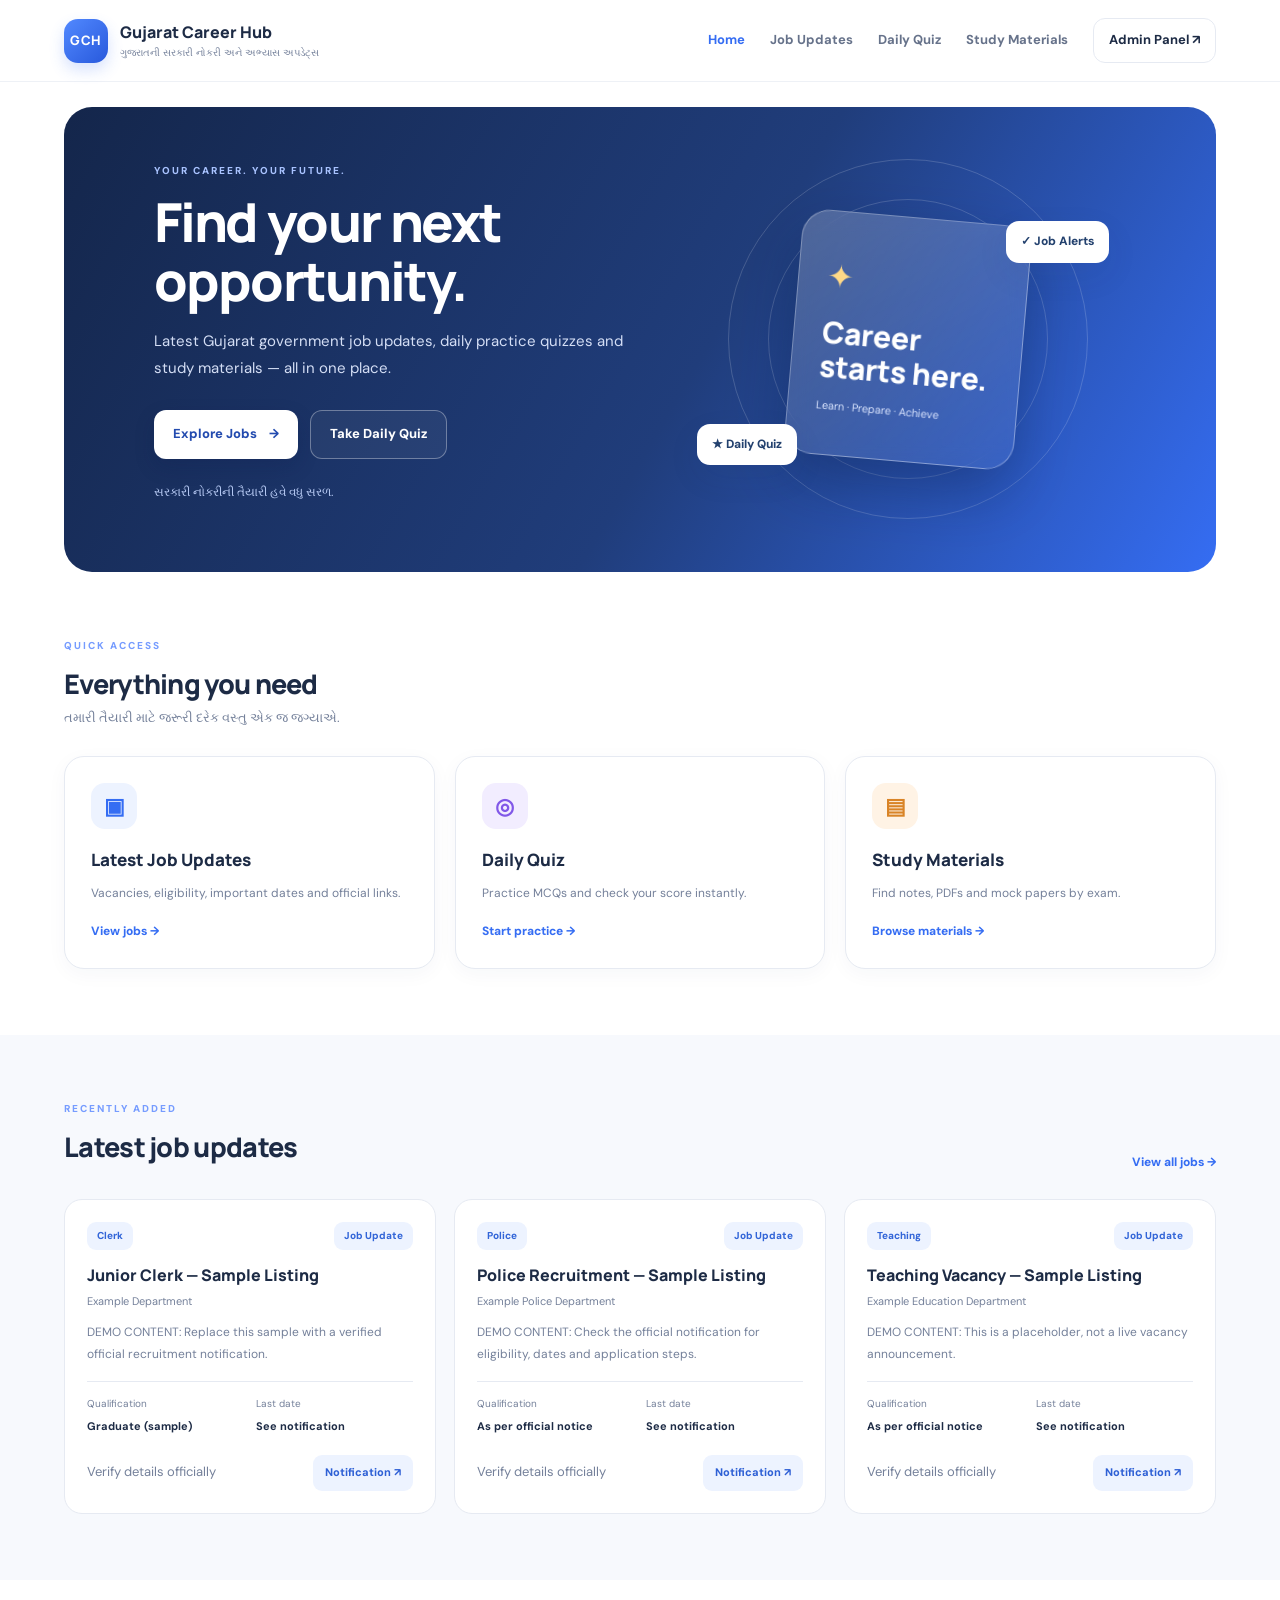
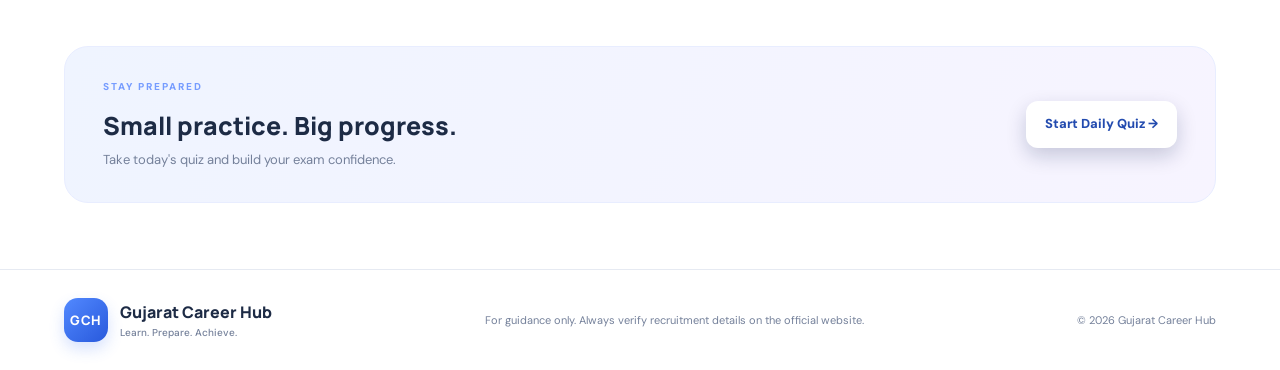
<file: index.html>
<!DOCTYPE html>
<html lang="en">
<head>
  <meta charset="UTF-8"><meta name="viewport" content="width=device-width, initial-scale=1.0">
  <title>Gujarat Career Hub | Home</title>
  <link rel="stylesheet" href="style.css">
  <script defer src="app.js"></script>
</head>
<body>
  <header class="topbar">
    <a class="brand" href="index.html"><span class="brand-mark">GCH</span><span>Gujarat Career Hub<small>ગુજરાતની સરકારી નોકરી અને અભ્યાસ અપડેટ્સ</small></span></a>
    <button class="menu-toggle" aria-label="Toggle menu" onclick="toggleMenu()">☰</button>
    <nav class="nav" id="mainNav"><a class="active" href="index.html">Home</a><a href="jobs.html">Job Updates</a><a href="quiz.html">Daily Quiz</a><a href="materials.html">Study Materials</a><a class="admin-link" href="admin.html">Admin Panel ↗</a></nav>
  </header>
  <main>
    <section class="hero">
      <div class="hero-copy"><span class="eyebrow">YOUR CAREER. YOUR FUTURE.</span><h1>Find your next opportunity.</h1><p>Latest Gujarat government job updates, daily practice quizzes and study materials — all in one place.</p><div class="hero-actions"><a class="btn btn-light" href="jobs.html">Explore Jobs <span>→</span></a><a class="btn btn-outline" href="quiz.html">Take Daily Quiz</a></div><p class="hero-guj">સરકારી નોકરીની તૈયારી હવે વધુ સરળ.</p></div>
      <div class="hero-art" aria-hidden="true"><div class="orbit orbit-one"></div><div class="orbit orbit-two"></div><div class="art-card"><span class="art-icon">✦</span><strong>Career<br>starts here.</strong><small>Learn · Prepare · Achieve</small></div><div class="floating-chip chip-top">✓ Job Alerts</div><div class="floating-chip chip-bottom">★ Daily Quiz</div></div>
    </section>
    <section class="section">
      <div class="section-heading"><div><span class="eyebrow">QUICK ACCESS</span><h2>Everything you need</h2><p>તમારી તૈયારી માટે જરૂરી દરેક વસ્તુ એક જ જગ્યાએ.</p></div></div>
      <div class="feature-grid">
        <a class="feature-card" href="jobs.html"><span class="feature-icon blue">▣</span><h3>Latest Job Updates</h3><p>Vacancies, eligibility, important dates and official links.</p><span class="card-link">View jobs →</span></a>
        <a class="feature-card" href="quiz.html"><span class="feature-icon purple">◎</span><h3>Daily Quiz</h3><p>Practice MCQs and check your score instantly.</p><span class="card-link">Start practice →</span></a>
        <a class="feature-card" href="materials.html"><span class="feature-icon orange">▤</span><h3>Study Materials</h3><p>Find notes, PDFs and mock papers by exam.</p><span class="card-link">Browse materials →</span></a>
      </div>
    </section>
    <section class="section soft-section">
      <div class="section-heading"><div><span class="eyebrow">RECENTLY ADDED</span><h2>Latest job updates</h2></div><a class="text-link" href="jobs.html">View all jobs →</a></div>
      <div class="job-grid" id="homeJobs"></div>
    </section>
    <section class="section">
      <div class="cta-band"><div><span class="eyebrow">STAY PREPARED</span><h2>Small practice. Big progress.</h2><p>Take today's quiz and build your exam confidence.</p></div><a class="btn btn-light" href="quiz.html">Start Daily Quiz →</a></div>
    </section>
  </main>
  <footer class="footer"><a class="brand footer-brand" href="index.html"><span class="brand-mark">GCH</span><span>Gujarat Career Hub<small>Learn. Prepare. Achieve.</small></span></a><p>For guidance only. Always verify recruitment details on the official website.</p><span>© <span class="year"></span> Gujarat Career Hub</span></footer>
</body></html>
</file>
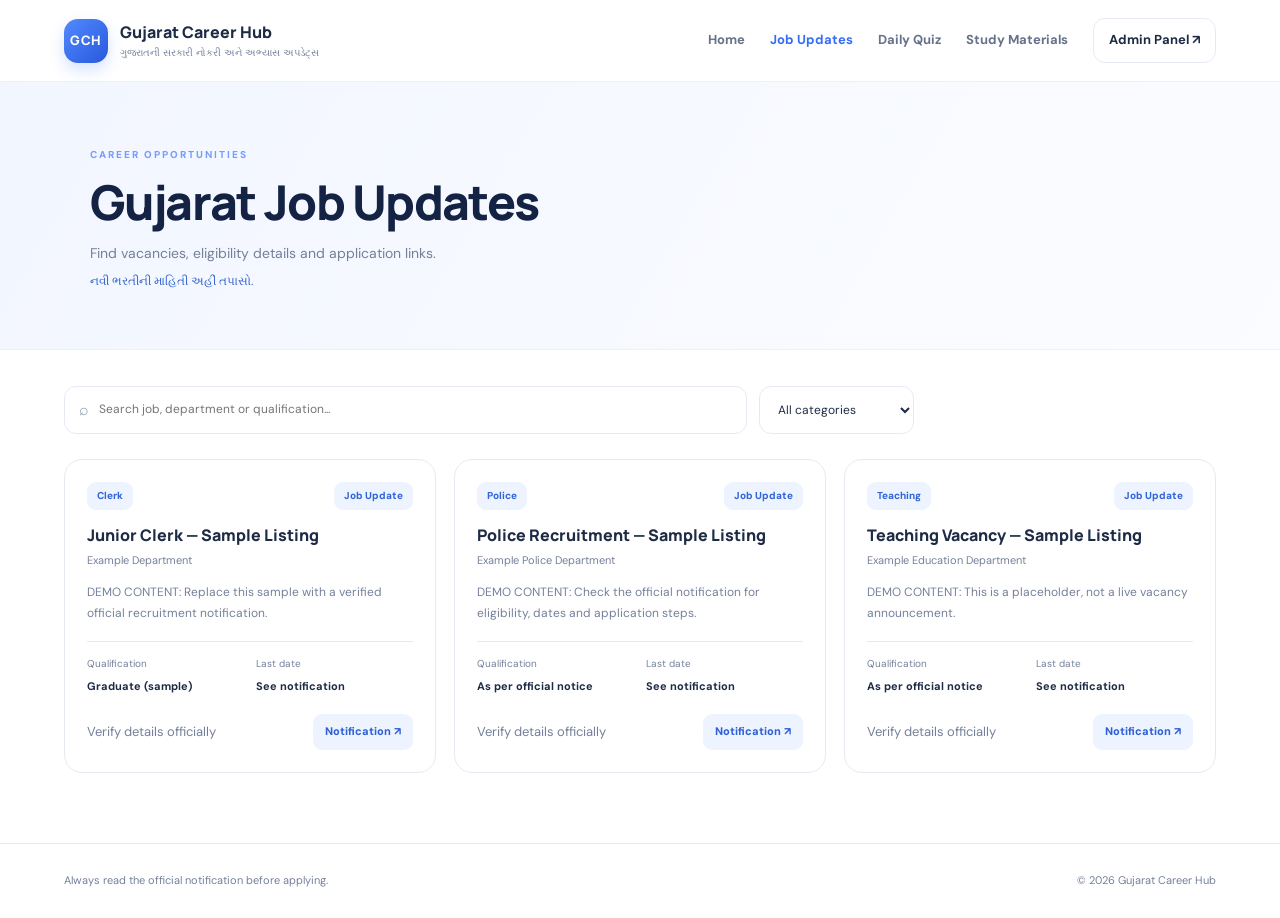
<file: jobs.html>
<!DOCTYPE html>
<html lang="en"><head><meta charset="UTF-8"><meta name="viewport" content="width=device-width, initial-scale=1.0"><title>Job Updates | Gujarat Career Hub</title><link rel="stylesheet" href="style.css"><script defer src="app.js"></script></head>
<body>
<header class="topbar"><a class="brand" href="index.html"><span class="brand-mark">GCH</span><span>Gujarat Career Hub<small>ગુજરાતની સરકારી નોકરી અને અભ્યાસ અપડેટ્સ</small></span></a><button class="menu-toggle" aria-label="Toggle menu" onclick="toggleMenu()">☰</button><nav class="nav" id="mainNav"><a href="index.html">Home</a><a class="active" href="jobs.html">Job Updates</a><a href="quiz.html">Daily Quiz</a><a href="materials.html">Study Materials</a><a class="admin-link" href="admin.html">Admin Panel ↗</a></nav></header>
<main class="page-wrap"><section class="page-hero"><span class="eyebrow">CAREER OPPORTUNITIES</span><h1>Gujarat Job Updates</h1><p>Find vacancies, eligibility details and application links.</p><p class="hero-guj">નવી ભરતીની માહિતી અહીં તપાસો.</p></section>
<section class="section compact-section"><div class="toolbar"><label class="searchbox"><span>⌕</span><input id="jobSearch" type="search" placeholder="Search job, department or qualification..." oninput="renderJobs()"></label><select id="jobCategory" onchange="renderJobs()"><option value="">All categories</option><option>Government</option><option>Police</option><option>Teaching</option><option>Clerk</option><option>Other</option></select></div><div id="allJobs" class="job-grid"></div><p class="empty-state hidden" id="jobsEmpty">No jobs match your search yet.</p></section></main>
<footer class="footer"><p>Always read the official notification before applying.</p><span>© <span class="year"></span> Gujarat Career Hub</span></footer></body></html>
</file>
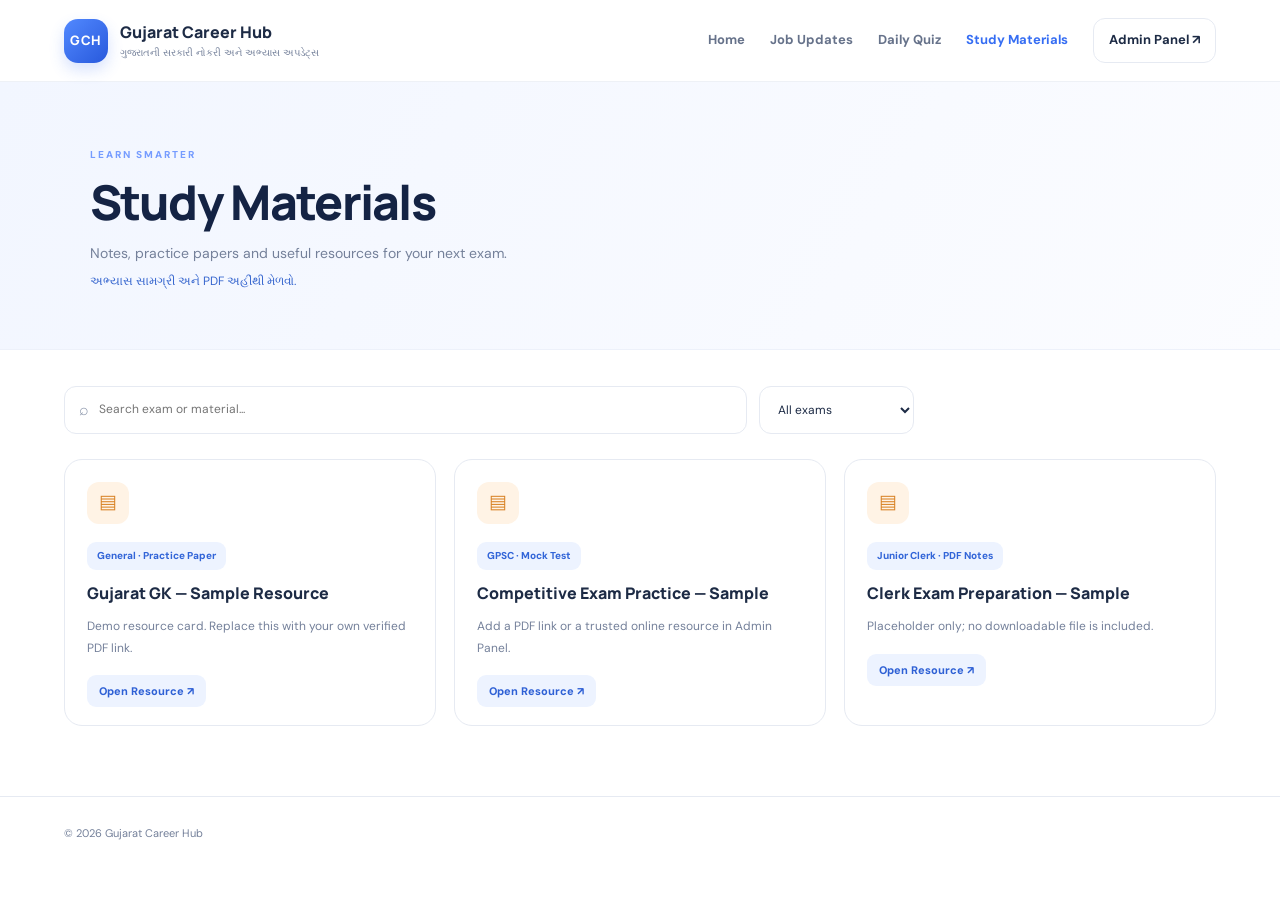
<file: materials.html>
<!DOCTYPE html>
<html lang="en"><head><meta charset="UTF-8"><meta name="viewport" content="width=device-width, initial-scale=1.0"><title>Study Materials | Gujarat Career Hub</title><link rel="stylesheet" href="style.css"><script defer src="app.js"></script></head>
<body><header class="topbar"><a class="brand" href="index.html"><span class="brand-mark">GCH</span><span>Gujarat Career Hub<small>ગુજરાતની સરકારી નોકરી અને અભ્યાસ અપડેટ્સ</small></span></a><button class="menu-toggle" aria-label="Toggle menu" onclick="toggleMenu()">☰</button><nav class="nav" id="mainNav"><a href="index.html">Home</a><a href="jobs.html">Job Updates</a><a href="quiz.html">Daily Quiz</a><a class="active" href="materials.html">Study Materials</a><a class="admin-link" href="admin.html">Admin Panel ↗</a></nav></header>
<main class="page-wrap"><section class="page-hero"><span class="eyebrow">LEARN SMARTER</span><h1>Study Materials</h1><p>Notes, practice papers and useful resources for your next exam.</p><p class="hero-guj">અભ્યાસ સામગ્રી અને PDF અહીંથી મેળવો.</p></section><section class="section compact-section"><div class="toolbar"><label class="searchbox"><span>⌕</span><input id="materialSearch" type="search" placeholder="Search exam or material..." oninput="renderMaterials()"></label><select id="materialCategory" onchange="renderMaterials()"><option value="">All exams</option><option>GPSC</option><option>GSSSB</option><option>Police</option><option>Talati</option><option>Junior Clerk</option><option>General</option></select></div><div id="allMaterials" class="material-grid"></div><p class="empty-state hidden" id="materialsEmpty">No materials found. Add resources from the Admin Panel.</p></section></main><footer class="footer"><span>© <span class="year"></span> Gujarat Career Hub</span></footer></body></html>
</file>
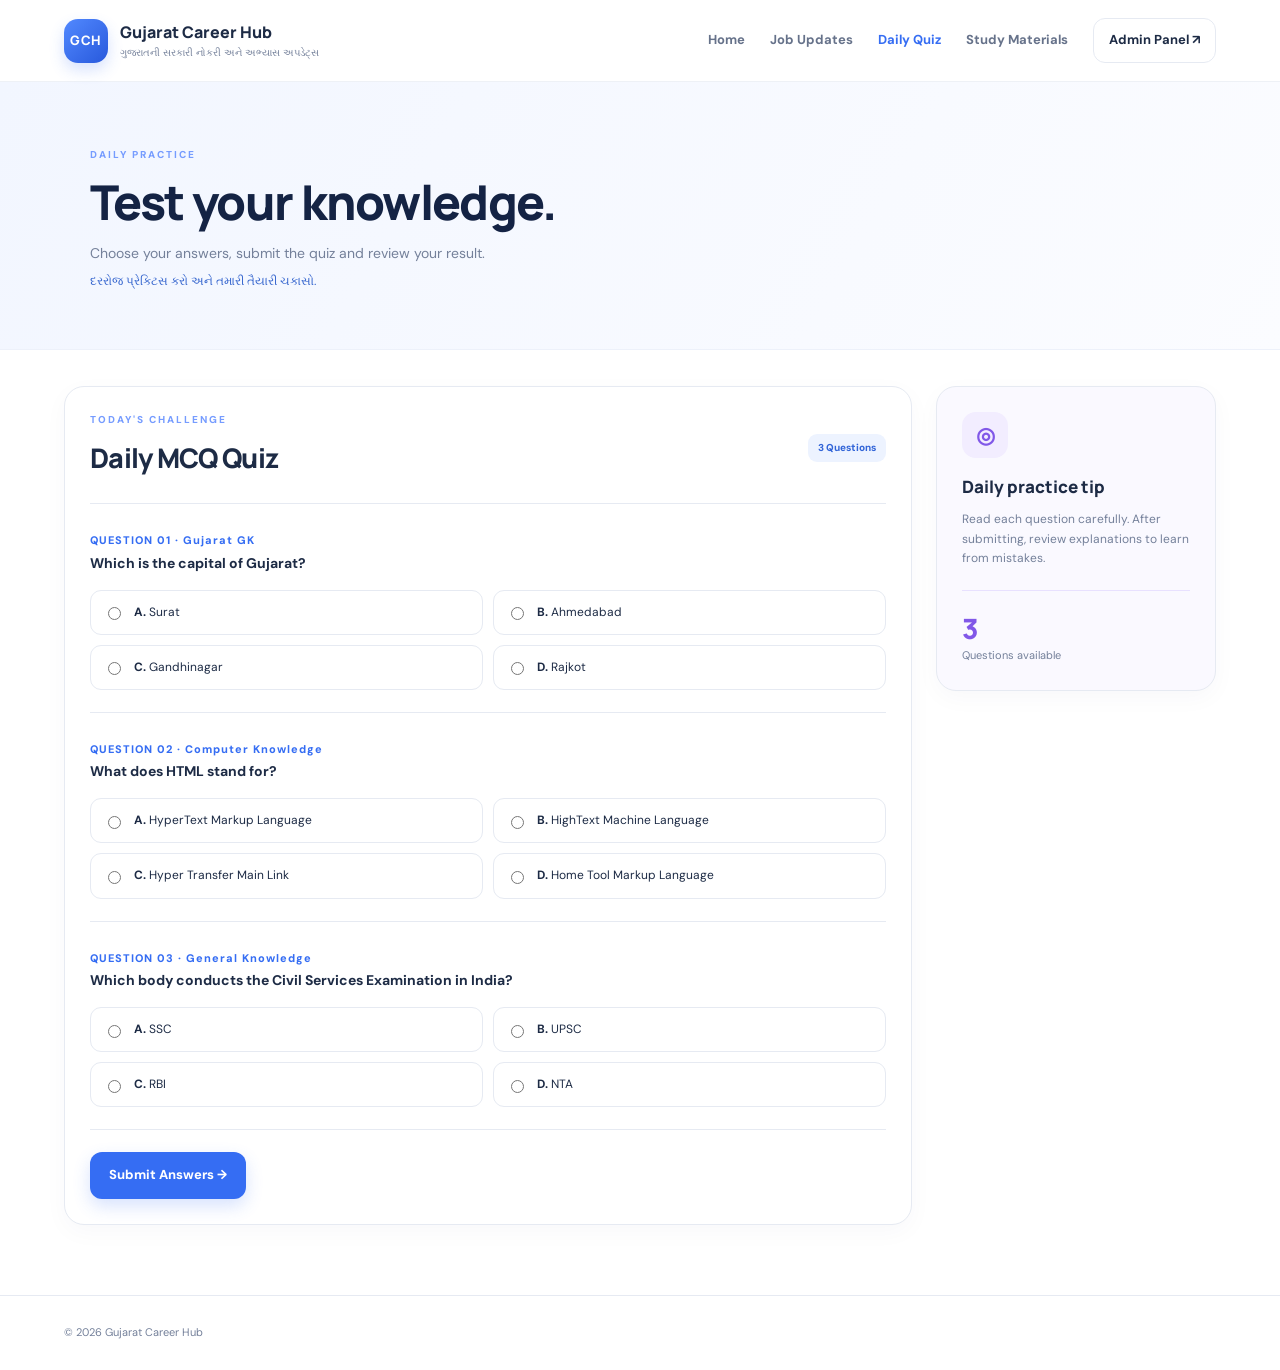
<file: quiz.html>
<!DOCTYPE html>
<html lang="en"><head><meta charset="UTF-8"><meta name="viewport" content="width=device-width, initial-scale=1.0"><title>Daily Quiz | Gujarat Career Hub</title><link rel="stylesheet" href="style.css"><script defer src="app.js"></script></head>
<body><header class="topbar"><a class="brand" href="index.html"><span class="brand-mark">GCH</span><span>Gujarat Career Hub<small>ગુજરાતની સરકારી નોકરી અને અભ્યાસ અપડેટ્સ</small></span></a><button class="menu-toggle" aria-label="Toggle menu" onclick="toggleMenu()">☰</button><nav class="nav" id="mainNav"><a href="index.html">Home</a><a href="jobs.html">Job Updates</a><a class="active" href="quiz.html">Daily Quiz</a><a href="materials.html">Study Materials</a><a class="admin-link" href="admin.html">Admin Panel ↗</a></nav></header>
<main class="page-wrap"><section class="page-hero"><span class="eyebrow">DAILY PRACTICE</span><h1>Test your knowledge.</h1><p>Choose your answers, submit the quiz and review your result.</p><p class="hero-guj">દરરોજ પ્રેક્ટિસ કરો અને તમારી તૈયારી ચકાસો.</p></section><section class="section compact-section"><div class="quiz-layout"><div class="quiz-main"><div class="quiz-top"><div><span class="eyebrow">TODAY'S CHALLENGE</span><h2>Daily MCQ Quiz</h2></div><span class="pill" id="quizCount">0 Questions</span></div><div id="quizQuestions"></div><div class="quiz-actions"><button class="btn btn-primary" id="submitQuiz" onclick="submitQuiz()">Submit Answers →</button><button class="btn btn-muted hidden" id="retryQuiz" onclick="renderQuiz()">Try Again</button></div><div id="quizResult" class="result-box hidden" aria-live="polite"></div></div><aside class="side-note"><span class="feature-icon purple">◎</span><h3>Daily practice tip</h3><p>Read each question carefully. After submitting, review explanations to learn from mistakes.</p><div class="mini-stat"><strong id="questionStat">0</strong><span>Questions available</span></div></aside></div></section></main><footer class="footer"><span>© <span class="year"></span> Gujarat Career Hub</span></footer></body></html>
</file>
<file: style.css>
@import url('https://fonts.googleapis.com/css2?family=DM+Sans:wght@400;500;600;700&family=Manrope:wght@400;500;600;700;800&display=swap');
:root{--navy:#142344;--blue:#356df3;--blue-dark:#2455cf;--ink:#1d2b45;--muted:#74809a;--line:#e6eaf2;--bg:#f7f9fd;--white:#fff;--purple:#8158e8;--orange:#f2a14b;--radius:20px;--shadow:0 12px 34px rgba(32,55,105,.07)}
*{box-sizing:border-box}html{scroll-behavior:smooth}body{margin:0;background:#fff;color:var(--ink);font-family:'DM Sans',sans-serif;line-height:1.6}a{color:inherit;text-decoration:none}button,input,select,textarea{font:inherit}.topbar{height:82px;padding:0 max(5vw,22px);display:flex;align-items:center;justify-content:space-between;gap:24px;background:rgba(255,255,255,.94);border-bottom:1px solid #eef1f6;position:sticky;top:0;z-index:20;backdrop-filter:blur(16px)}.brand{display:flex;align-items:center;gap:12px;font-family:Manrope,sans-serif;font-weight:800;font-size:16px;line-height:1.25;white-space:nowrap}.brand small{display:block;font-family:'DM Sans',sans-serif;color:var(--muted);font-size:10px;font-weight:500;margin-top:5px}.brand-mark{display:grid;place-items:center;width:44px;height:44px;border-radius:14px;color:white;background:linear-gradient(135deg,#5289ff,#2859dc);font-size:13px;letter-spacing:.5px;box-shadow:0 7px 15px #356df333}.nav{display:flex;align-items:center;gap:25px;font-size:13px;font-weight:700;color:#66728a}.nav a{padding:10px 0;transition:.2s}.nav a:hover,.nav a.active{color:var(--blue)}.nav .admin-link{padding:11px 15px;border:1px solid var(--line);border-radius:12px;color:var(--ink)}.menu-toggle{display:none;border:0;background:#eff4ff;color:var(--blue);font-size:23px;padding:8px 12px;border-radius:10px}.hero{margin:25px auto 0;width:90%;max-width:1320px;min-height:440px;background:linear-gradient(120deg,#14264b 0%,#203d7b 55%,#356df3 100%);border-radius:28px;color:#fff;display:grid;grid-template-columns:1.1fr .9fr;align-items:center;padding:56px 7%;position:relative;overflow:hidden}.hero-copy{position:relative;z-index:2;max-width:600px}.eyebrow{display:block;font-size:10px;letter-spacing:2px;font-weight:800;color:#769cff;margin-bottom:13px}.hero .eyebrow{color:#a9c3ff}.hero h1,.page-hero h1{font-family:Manrope,sans-serif;font-weight:800;letter-spacing:-1.7px;line-height:1.1;font-size:clamp(36px,4.2vw,57px);margin:0 0 18px}.hero-copy>p{color:#d4def5;font-size:15px;max-width:490px;line-height:1.8}.hero-actions{display:flex;gap:12px;flex-wrap:wrap;margin-top:28px}.btn{border:0;border-radius:12px;padding:13px 19px;display:inline-flex;align-items:center;justify-content:center;gap:12px;font-size:13px;font-weight:800;cursor:pointer;transition:transform .18s,box-shadow .18s}.btn:hover{transform:translateY(-2px)}.btn-light{background:#fff;color:#234baf;box-shadow:0 8px 20px #081b4933}.btn-outline{color:#fff;border:1px solid #ffffff55;background:#ffffff0d}.btn-primary{background:var(--blue);color:#fff;box-shadow:0 7px 17px #356df333}.btn-muted{background:#edf1f8;color:var(--ink)}.btn-danger{background:#fff0f0;color:#b72e39}.hero .hero-guj{font-size:12px;color:#b9ccf6;margin-top:23px}.hero-art{height:300px;position:relative;display:grid;place-items:center}.orbit{position:absolute;border:1px solid #ffffff2b;border-radius:50%;width:280px;height:280px}.orbit-two{width:360px;height:360px}.art-card{width:230px;height:245px;border:1px solid #ffffff55;background:linear-gradient(145deg,#ffffff35,#ffffff0d);border-radius:28px;box-shadow:0 25px 60px #07183c55;backdrop-filter:blur(12px);padding:28px;display:flex;flex-direction:column;justify-content:center;transform:rotate(5deg)}.art-icon{font-size:32px;color:#ffd987}.art-card strong{font:800 30px/1.15 Manrope,sans-serif;margin:13px 0}.art-card small{color:#dce6ff;font-size:11px}.floating-chip{position:absolute;background:#fff;color:#23416e;padding:11px 15px;border-radius:13px;box-shadow:var(--shadow);font-size:12px;font-weight:800}.chip-top{top:32px;right:4%}.chip-bottom{bottom:24px;left:2%}.section{padding:66px 5%;max-width:1380px;margin:auto}.section-heading{display:flex;justify-content:space-between;align-items:end;gap:20px;margin-bottom:27px}.section-heading h2,.quiz-top h2,.admin-panel h2{font:800 27px/1.25 Manrope,sans-serif;letter-spacing:-.7px;margin:0 0 8px}.section-heading p,.muted{color:var(--muted);font-size:13px;margin:0}.feature-grid{display:grid;grid-template-columns:repeat(3,1fr);gap:20px}.feature-card{padding:26px;border:1px solid var(--line);border-radius:var(--radius);background:#fff;box-shadow:0 5px 20px #1b37690a;transition:.2s}.feature-card:hover,.job-card:hover,.material-card:hover{transform:translateY(-3px);box-shadow:var(--shadow)}.feature-icon{display:grid;place-items:center;width:46px;height:46px;border-radius:14px;font-size:22px;font-weight:800}.feature-icon.blue{color:var(--blue);background:#edf3ff}.feature-icon.purple{color:var(--purple);background:#f2edff}.feature-icon.orange{color:#d98427;background:#fff3e5}.feature-card h3{font:800 17px Manrope,sans-serif;margin:19px 0 8px}.feature-card p,.job-card p,.material-card p{font-size:12px;color:var(--muted);line-height:1.8}.card-link,.text-link{font-size:12px;color:var(--blue);font-weight:800}.soft-section{max-width:none;background:var(--bg);padding-left:max(5%,calc((100% - 1240px)/2));padding-right:max(5%,calc((100% - 1240px)/2))}.job-grid{display:grid;grid-template-columns:repeat(3,minmax(0,1fr));gap:18px}.job-card,.material-card{border:1px solid var(--line);border-radius:18px;padding:22px;background:#fff;min-width:0;transition:.2s}.job-card-top{display:flex;justify-content:space-between;align-items:center;gap:10px;margin-bottom:14px}.pill,.tag{display:inline-flex;align-items:center;padding:6px 10px;border-radius:9px;background:#edf3ff;color:#3265d8;font-size:10px;font-weight:800}.job-card h3,.material-card h3{font:800 16px/1.4 Manrope,sans-serif;margin:0 0 6px}.job-card .dept{font-size:11px;color:var(--muted)}.job-meta{display:grid;grid-template-columns:1fr 1fr;gap:12px;border-top:1px solid var(--line);margin-top:16px;padding-top:14px}.job-meta span{display:block;font-size:10px;color:var(--muted)}.job-meta strong{font-size:11px}.job-card .card-bottom{display:flex;justify-content:space-between;align-items:center;gap:8px;margin-top:17px}.small-btn{border:0;background:#edf3ff;color:#2e60d5;border-radius:9px;padding:9px 12px;font-size:11px;font-weight:800;cursor:pointer}.cta-band{background:linear-gradient(110deg,#eff4ff,#f7f4ff);border:1px solid #e8edff;border-radius:24px;padding:32px 38px;display:flex;align-items:center;justify-content:space-between;gap:20px}.cta-band h2{font:800 25px Manrope,sans-serif;margin:0 0 7px}.cta-band p{margin:0;color:var(--muted);font-size:13px}.footer{border-top:1px solid var(--line);padding:28px 5%;display:flex;align-items:center;justify-content:space-between;gap:20px;color:var(--muted);font-size:11px}.footer-brand{color:var(--ink)}.footer p{margin:0}.page-wrap{min-height:65vh}.page-hero{padding:65px 7% 50px;background:linear-gradient(120deg,#f2f6ff,#fbfcff);border-bottom:1px solid #edf1fa}.page-hero h1{font-size:clamp(34px,4vw,48px);color:var(--navy);margin-bottom:13px}.page-hero p{color:var(--muted);font-size:14px;margin:0 0 8px}.page-hero .hero-guj{color:#3565ce;font-size:12px}.compact-section{padding-top:36px;padding-bottom:70px}.toolbar{display:flex;gap:12px;margin-bottom:25px;max-width:850px}.searchbox{display:flex;align-items:center;gap:10px;flex:1;border:1px solid var(--line);border-radius:12px;padding:0 14px;color:#8a95aa;background:#fff}.searchbox input{border:0;outline:0;width:100%;padding:13px 0;color:var(--ink);background:transparent;font-size:12px}.toolbar select{border:1px solid var(--line);border-radius:12px;padding:0 14px;background:#fff;color:var(--ink);font-size:12px;min-width:155px;outline:0}.empty-state{text-align:center;padding:35px;color:var(--muted);font-size:13px}.hidden{display:none!important}.material-grid{display:grid;grid-template-columns:repeat(3,minmax(0,1fr));gap:18px}.material-card .material-icon{width:42px;height:42px;border-radius:12px;background:#fff3e5;color:#d98427;display:grid;place-items:center;font-size:19px;margin-bottom:17px}.material-card .tag{margin-bottom:12px}.material-card .card-bottom{margin-top:18px}.quiz-layout{display:grid;grid-template-columns:minmax(0,1fr) 280px;gap:24px;align-items:start}.quiz-main,.side-note,.admin-panel{border:1px solid var(--line);border-radius:20px;padding:25px;background:#fff;box-shadow:0 7px 25px #172d5708}.quiz-top{display:flex;justify-content:space-between;gap:15px;align-items:center;padding-bottom:20px;border-bottom:1px solid var(--line)}.question-card{padding:22px 0;border-bottom:1px solid var(--line)}.question-card h3{font-size:14px;line-height:1.7;margin:0 0 14px}.question-number{color:var(--blue);font-size:11px;font-weight:800;letter-spacing:1px}.option-list{display:grid;grid-template-columns:1fr 1fr;gap:10px}.option-label{display:flex;gap:10px;align-items:center;border:1px solid var(--line);border-radius:11px;padding:12px;font-size:12px;cursor:pointer}.option-label:has(input:checked){border-color:var(--blue);background:#f2f6ff}.option-label input{accent-color:var(--blue)}.quiz-actions{display:flex;gap:10px;margin-top:22px}.result-box{padding:17px;background:#f0f5ff;border-radius:12px;margin-top:20px;font-size:13px}.answer-explanation{font-size:11px;color:var(--muted);margin-top:8px}.side-note{background:#faf9ff}.side-note h3{font:800 17px Manrope,sans-serif;margin:17px 0 8px}.side-note p{font-size:12px;color:var(--muted)}.mini-stat{margin-top:22px;border-top:1px solid #e8e1ff;padding-top:18px;display:flex;flex-direction:column}.mini-stat strong{font:800 28px Manrope,sans-serif;color:var(--purple)}.mini-stat span{font-size:11px;color:var(--muted)}.admin-wrap{max-width:1100px;margin:auto}.notice{margin:28px 5% 0;padding:15px 18px;border:1px solid #f5dfaa;border-radius:13px;background:#fffaf0;color:#78551b;font-size:12px;line-height:1.8}.admin-tabs{display:flex;gap:8px;flex-wrap:wrap;margin:28px 5% 15px}.tab-btn{border:1px solid var(--line);border-radius:10px;background:#fff;padding:11px 14px;font-size:12px;font-weight:800;color:var(--muted);cursor:pointer}.tab-btn.active{background:#edf3ff;border-color:#dce6ff;color:var(--blue)}.admin-panel{margin:0 5% 25px}.admin-panel h2{font-size:22px;margin-bottom:22px}.admin-form{display:grid;gap:16px}.admin-form label{display:grid;gap:7px;font-size:12px;font-weight:800;color:#4d5a73}.admin-form input,.admin-form select,.admin-form textarea{width:100%;border:1px solid #e1e6ef;border-radius:10px;padding:12px;background:#fbfcff;outline:none;color:var(--ink);font-size:12px}.admin-form input:focus,.admin-form select:focus,.admin-form textarea:focus{border-color:#7da0ff;box-shadow:0 0 0 3px #356df313}.form-row{display:grid;grid-template-columns:1fr 1fr;gap:15px}.admin-message{margin:0 5% 25px;color:#16804a;font-size:13px;font-weight:700}.manage-row{display:flex;align-items:center;justify-content:space-between;gap:15px;padding:12px 0;border-bottom:1px solid var(--line);font-size:12px}.delete-btn{border:0;background:#fff0f0;color:#b72e39;border-radius:8px;padding:7px 10px;cursor:pointer;font-size:11px;font-weight:800}
@media(max-width:900px){.topbar{height:72px}.menu-toggle{display:block}.nav{display:none;position:absolute;top:71px;left:0;right:0;background:#fff;padding:14px 22px 20px;border-bottom:1px solid var(--line);box-shadow:var(--shadow);flex-direction:column;align-items:stretch;gap:3px}.nav.open{display:flex}.nav a{padding:11px}.nav .admin-link{border:0}.hero{grid-template-columns:1fr;padding:43px 7%;min-height:unset}.hero-art{height:270px;margin-top:20px}.feature-grid,.job-grid,.material-grid{grid-template-columns:repeat(2,minmax(0,1fr))}.quiz-layout{grid-template-columns:1fr}.side-note{display:none}.section{padding-top:48px;padding-bottom:48px}.page-hero{padding:48px 6% 38px}.footer{flex-wrap:wrap}.brand{font-size:14px}.brand small{font-size:9px}}
@media(max-width:560px){.topbar{padding:0 16px}.brand{font-size:12px;gap:8px}.brand-mark{width:38px;height:38px;border-radius:12px;font-size:11px}.brand small{max-width:190px;white-space:normal;font-size:8px;margin-top:3px}.hero{width:calc(100% - 24px);margin-top:12px;border-radius:22px;padding:34px 23px}.hero h1{font-size:37px;letter-spacing:-1.3px}.hero-copy>p{font-size:13px}.hero-actions{gap:9px}.hero-actions .btn{padding:12px 13px;font-size:11px}.hero-art{height:235px}.orbit{width:210px;height:210px}.orbit-two{width:275px;height:275px}.art-card{width:180px;height:190px;padding:20px;border-radius:22px}.art-card strong{font-size:25px}.floating-chip{font-size:10px;padding:9px 11px}.chip-top{right:0;top:20px}.chip-bottom{left:0;bottom:15px}.section{padding:42px 16px}.section-heading{align-items:start}.section-heading h2,.quiz-top h2{font-size:23px}.feature-grid,.job-grid,.material-grid{grid-template-columns:1fr;gap:13px}.feature-card{padding:21px}.soft-section{padding-left:16px;padding-right:16px}.cta-band{padding:25px 21px;align-items:flex-start;flex-direction:column}.cta-band h2{font-size:22px}.footer{padding:23px 17px;display:grid;gap:12px}.footer p{line-height:1.7}.page-hero{padding:39px 20px 30px}.page-hero h1{font-size:34px;letter-spacing:-1px}.page-hero p{font-size:12px}.compact-section{padding:24px 16px 48px}.toolbar{flex-direction:column}.toolbar select{padding:13px;min-height:43px}.job-card,.material-card{padding:20px}.quiz-main{padding:18px}.quiz-top{align-items:flex-start;flex-direction:column}.option-list{grid-template-columns:1fr}.quiz-actions{flex-direction:column}.quiz-actions .btn{width:100%}.notice{margin:18px 16px 0}.admin-tabs{margin:22px 16px 12px;display:grid;grid-template-columns:1fr 1fr}.tab-btn{padding:10px 8px}.admin-panel{margin:0 16px 20px;padding:20px}.admin-panel h2{font-size:20px}.form-row{grid-template-columns:1fr;gap:14px}.admin-message{margin:0 16px 22px}.manage-row{align-items:flex-start}.manage-row span{max-width:72%;overflow-wrap:anywhere}}


/* Admin login screen */
.login-shell{min-height:62vh;display:grid;place-items:center;padding:48px 18px;background:linear-gradient(135deg,#f1f5ff,#fbfcff)}
.login-card{width:min(100%,440px);background:#fff;border:1px solid var(--line);border-radius:24px;padding:34px;box-shadow:0 22px 60px rgba(32,55,105,.12)}
.login-logo{width:54px;height:54px;border-radius:17px;background:linear-gradient(135deg,#5289ff,#2859dc);display:grid;place-items:center;color:#fff;font-weight:800;font-family:Manrope,sans-serif;margin-bottom:24px;box-shadow:0 8px 18px #356df333}
.login-card h1{font:800 30px/1.2 Manrope,sans-serif;letter-spacing:-.8px;margin:0 0 9px;color:var(--navy)}
.login-card>p{font-size:13px;color:var(--muted);margin:0 0 24px}
.login-card .admin-form{gap:17px}
.login-card .btn{width:100%;margin-top:4px}
.login-error{margin:0;color:#b72e39!important;background:#fff0f0;border-radius:9px;padding:10px;font-size:12px!important}
.login-help{font-size:11px!important;line-height:1.7;margin:18px 0 0!important;padding-top:15px;border-top:1px solid var(--line)}
@media(max-width:560px){.login-shell{padding:28px 16px}.login-card{padding:25px 21px;border-radius:20px}.login-card h1{font-size:27px}}
</file>
